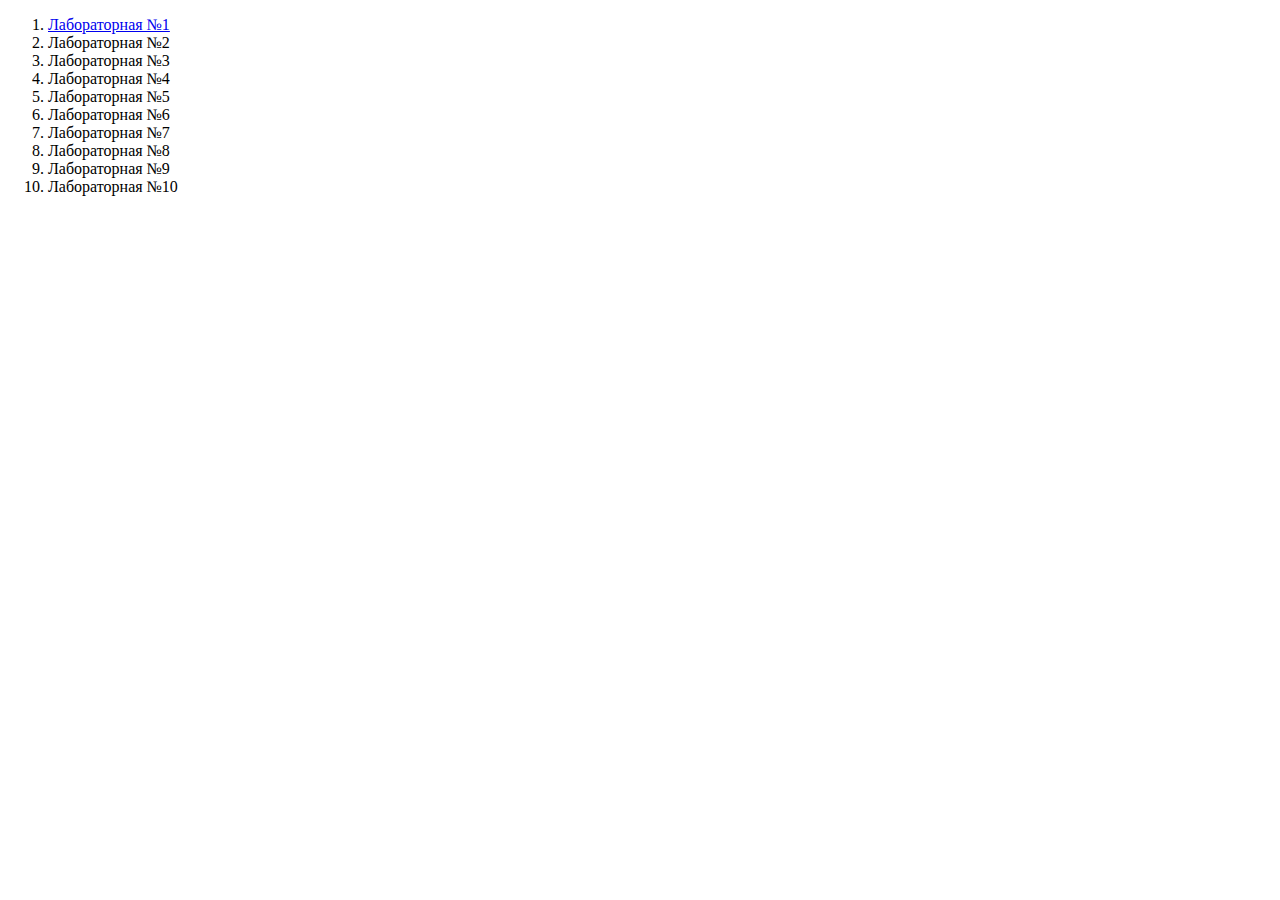
<file: index.html>
<!DOCTYPE html>
<html lang="en">
<head>
    <meta charset="UTF-8">
    <meta name="viewport" content="width=device-width, initial-scale=1.0">
    <title>Анненкова Дарья гр. 241-371</title>
</head>
<body>
    <ol>
        <li><a href="lab1/index.html">Лабораторная №1</a></li>
        <li>Лабораторная №2</li>
        <li>Лабораторная №3</li>
        <li>Лабораторная №4</li>
        <li>Лабораторная №5</li>
        <li>Лабораторная №6</li>
        <li>Лабораторная №7</li>
        <li>Лабораторная №8</li>
        <li>Лабораторная №9</li>
        <li>Лабораторная №10</li>
    </ol>
</body>
</html>
</file>
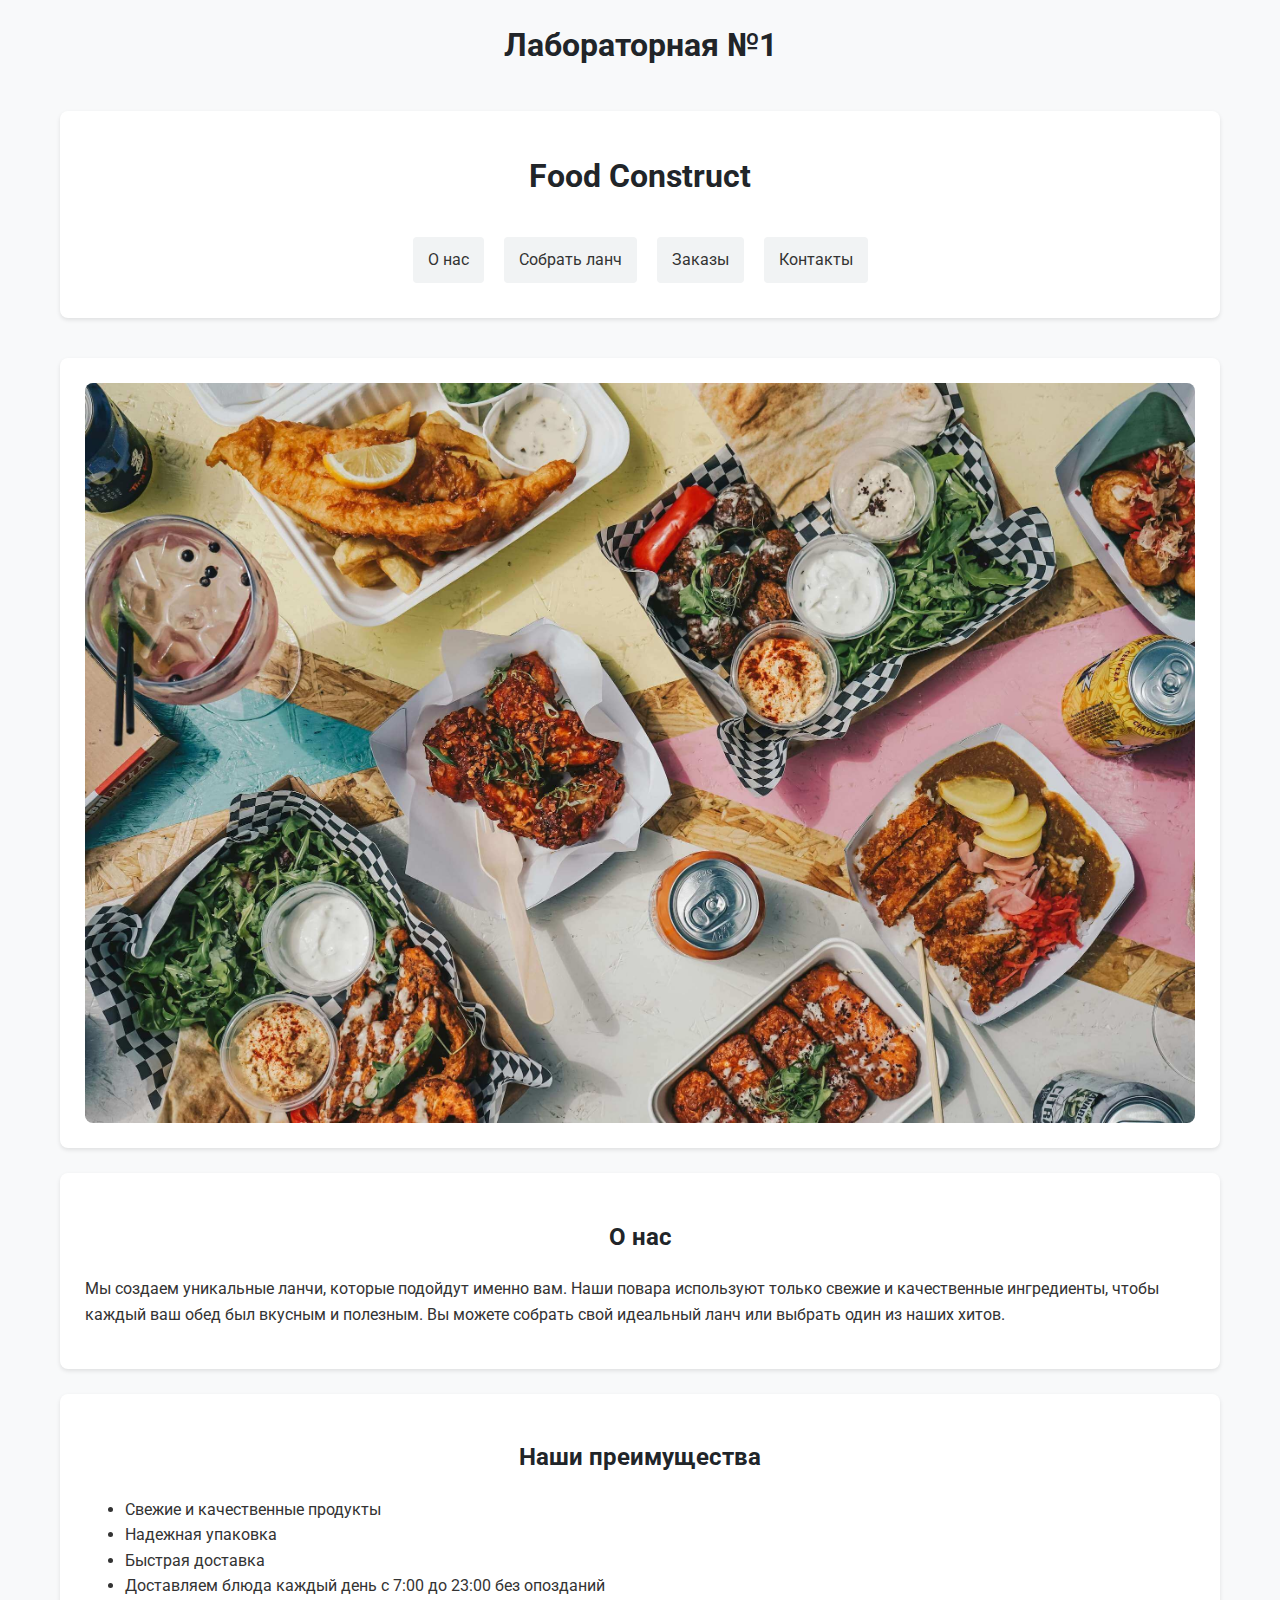
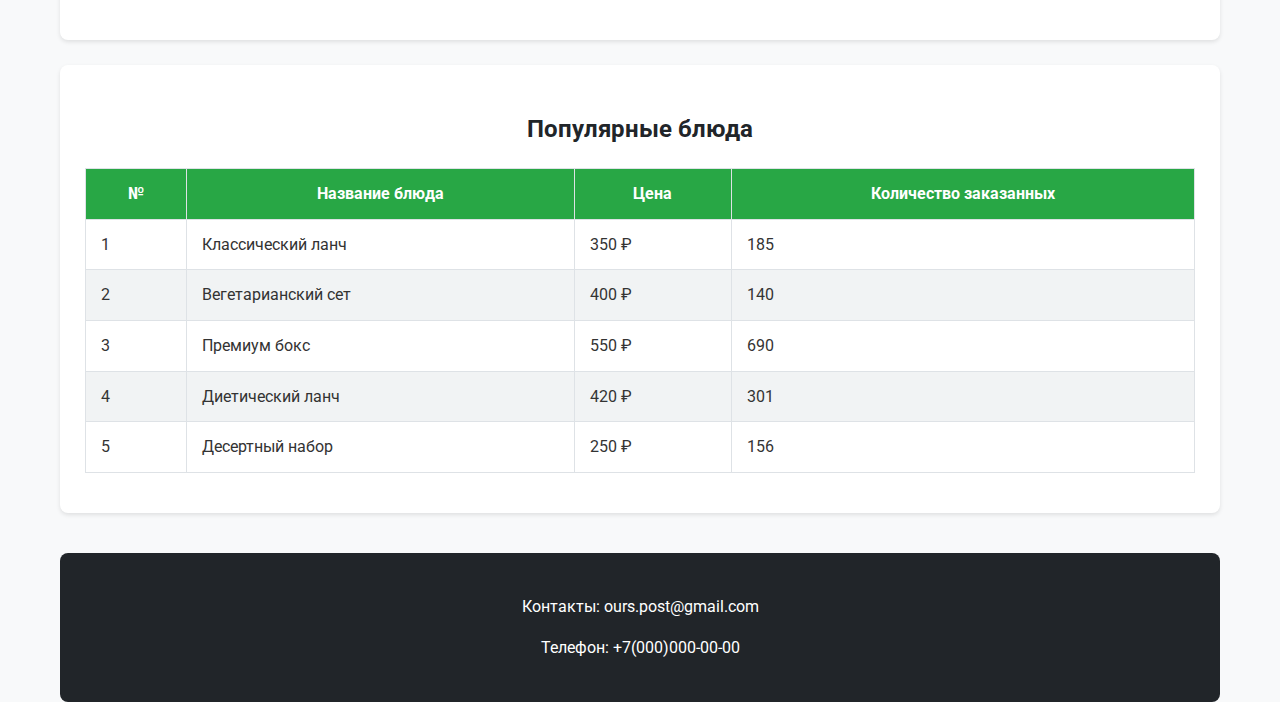
<file: lab1/index.html>
<!DOCTYPE html>
<html lang="en">
<head>
    <meta charset="UTF-8">
    <meta name="viewport" content="width=device-width, initial-scale=1.0">
    <title>Лабораторная №1</title>
    <link href="https://fonts.googleapis.com/css2?family=Roboto:wght@400;700&display=swap" rel="stylesheet">
    <link rel="stylesheet" href="css.css">
</head>
<body>
   <div class="container">
        <h1>Лабораторная №1</h1>
        <header>
            <h1>Food Construct</h1>
            <nav>
                <a href="#">О нас</a>
                <a href="#">Собрать ланч</a>
                <a href="#">Заказы</a>
                <a href="#contacts">Контакты</a>
            </nav>
        </header>

        <main>
            <section class="image-section">
                <img src="images/lunch.jpg" alt="Фото блюд">
            </section>

            <section class="about-section">
                <h2>О нас</h2>
                <p>
                    Мы создаем уникальные ланчи, которые подойдут именно вам. Наши повара используют только свежие и качественные ингредиенты, чтобы каждый ваш обед был вкусным и полезным. Вы можете собрать свой идеальный ланч или выбрать один из наших хитов.
                </p>
            </section>

            <section class="advantages-section">
                <h2>Наши преимущества</h2>
                <ul>
                    <li>Свежие и качественные продукты</li>
                    <li>Надежная упаковка</li>
                    <li>Быстрая доставка</li>
                    <li>Доставляем блюда каждый день с 7:00 до 23:00 без опозданий</li>
                </ul>
            </section>

            <section class="dishes-section">
                <h2>Популярные блюда</h2>
                <div class="table-container">
                    <table>
                        <thead>
                            <tr>
                                <th>№</th>
                                <th>Название блюда</th>
                                <th>Цена</th>
                                <th>Количество заказанных</th>
                            </tr>
                        </thead>
                        <tbody>
                            <tr>
                                <td>1</td>
                                <td>Классический ланч</td>
                                <td>350 ₽</td>
                                <td>185</td>
                            </tr>
                            <tr>
                                <td>2</td>
                                <td>Вегетарианский сет</td>
                                <td>400 ₽</td>
                                <td>140</td>
                            </tr>
                            <tr>
                                <td>3</td>
                                <td>Премиум бокс</td>
                                <td>550 ₽</td>
                                <td>690</td>
                            </tr>
                            <tr>
                                <td>4</td>
                                <td>Диетический ланч</td>
                                <td>420 ₽</td>
                                <td>301</td>
                            </tr>
                            <tr>
                                <td>5</td>
                                <td>Десертный набор</td>
                                <td>250 ₽</td>
                                <td>156</td>
                            </tr>
                        </tbody>
                    </table>
                </div>
            </section>
        </main>

        <footer id="contacts">
            <p>Контакты: <a href="mailto:ours.post@gmail.com">ours.post@gmail.com</a></p>
            <p>Телефон: <a href="tel:+7(000)000-00-00">+7(000)000-00-00</a></p>
        </footer>
    </div>
</body>
</html>
</file>
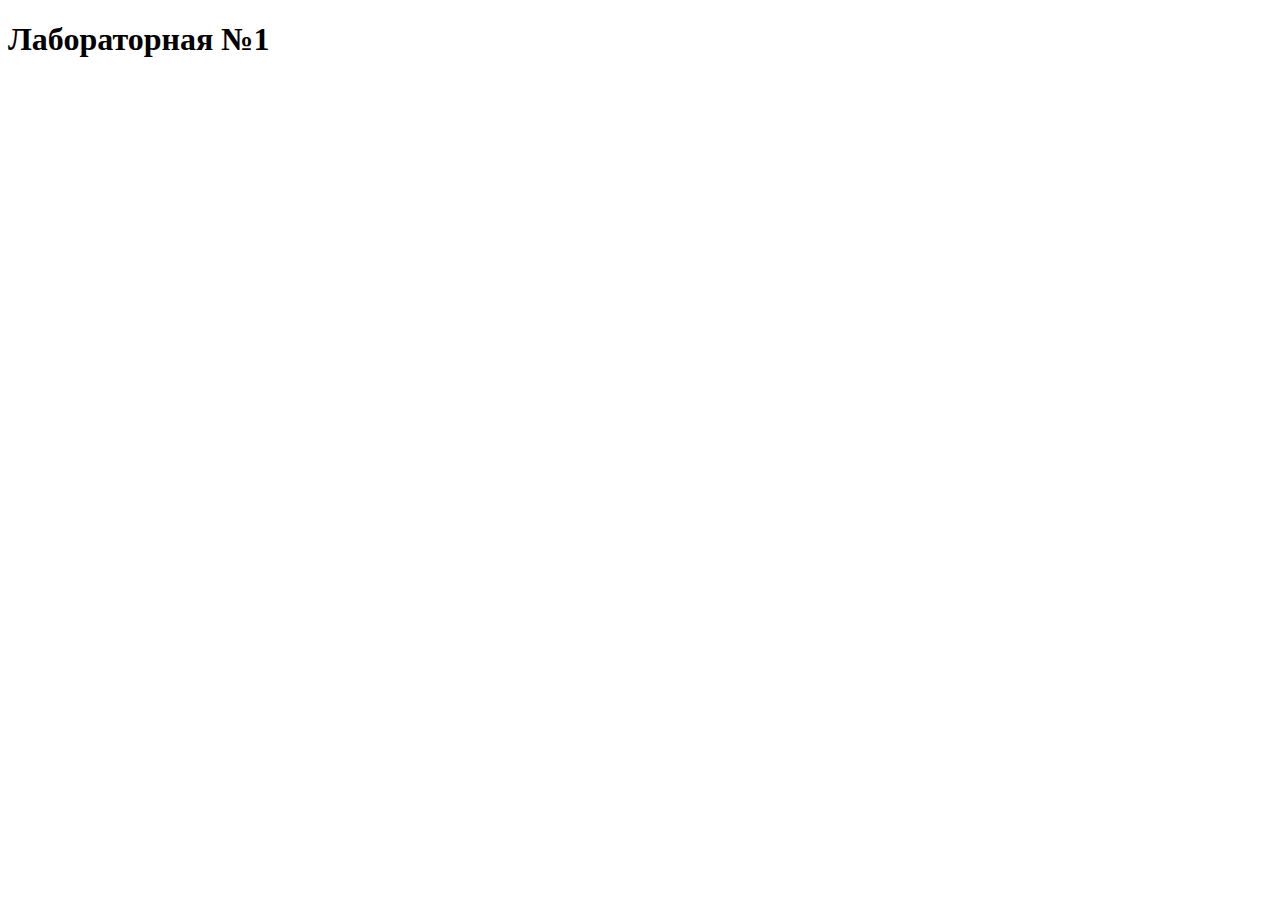
<file: aboutme/lab1/index.html>
<!DOCTYPE html>
<html lang="en">
<head>
    <meta charset="UTF-8">
    <meta name="viewport" content="width=device-width, initial-scale=1.0">
    <title>Лабораторная №1</title>
</head>
<body>
    <h1>Лабораторная №1</h1>
    
</body>
</html>
</file>
<file: lab1/css.css>
* {
    box-sizing: border-box;
}

html {
    scroll-behavior: smooth;
}


:root {
    --primary-color: #28a745; 
    --text-color: #333;
    --bg-color: #f8f9fa;
    --white: #ffffff;
    --dark: #212529;
    --light-gray: #f1f3f4;
    --border-color: #dee2e6;
}

/* Основные стили */
body {
    font-family: 'Roboto', sans-serif;
    margin: 0;
    padding: 0;
    line-height: 1.6;
    color: var(--text-color);
    background-color: var(--bg-color);
}

/* Контейнер для основной части страницы, позволяет задать всем одинаковую высоту ширину и тд, флекс под адаптацию размера*/
.container {
    max-width: 1200px;
    margin: 0 auto;
    padding: 0 20px;
    min-height: 100vh;
    display: flex;
    flex-direction: column;
}

/* Заголовки */
h1, h2 {
    color: var(--dark);
    text-align: center;
}

h1:first-child {
    margin: 20px 0;
}

/* Шапка */
header {
    background-color: var(--white);
    padding: 20px;
    margin: 20px 0;
    border-radius: 8px;
    box-shadow: 0 2px 4px rgba(0,0,0,0.1);
    text-align: center;
}

/* Навигация */
nav {
    display: flex;
    justify-content: center;
    gap: 20px;
    flex-wrap: wrap;
    padding: 15px 0;
}

nav a {
    text-decoration: none;
    color: var(--text-color);
    padding: 10px 15px;
    border-radius: 4px;
    transition: all 0.3s ease;
    background-color: var(--light-gray);
}

nav a:hover {
    color: var(--white);
    background-color: var(--primary-color);
}

/* Основное содержимое */
main {
    flex: 1;
    display: flex;
    flex-direction: column;
    gap: 25px;
    padding: 20px 0;
}

/* Секции */
section {
    background-color: var(--white);
    padding: 25px;
    border-radius: 8px;
    box-shadow: 0 2px 4px rgba(0,0,0,0.1);
}

/* Изображение */
img {
    max-width: 100%;
    height: auto;
    border-radius: 8px;
    margin: 0 auto;
    display: block;
}

/* Таблица */
.table-container {
    overflow-x: auto;
    margin: 15px 0;
}

table {
    width: 100%;
    border-collapse: collapse;
    min-width: 500px;
}

th, td {
    border: 1px solid var(--border-color);
    padding: 12px 15px;
    text-align: left;
}

th {
    background-color: var(--primary-color);
    color: var(--white);
    text-align: center;
}

tr:nth-child(even) td {
    background-color: var(--light-gray);
}

/* Футер */
footer {
    background-color: var(--dark);
    color: var(--white);
    padding: 25px;
    text-align: center;
    margin: 20px 0 0 0;
    border-radius: 8px;
}

footer a {
    color: var(--white);
    text-decoration: none;
}

footer a:hover {
    color: var(--primary-color);
}

/* Адаптивность и медиа-запрос для планшетов и мобильных устройств,
 применяет стили только когда ширина экрана 768 пикселей или меньше*/
@media (max-width: 768px) {
    .container {
        padding: 0 15px;
    }
    
    nav {
        gap: 10px;
    }
    
    nav a {
        font-size: 14px;
        padding: 8px 12px;
    }
    
    section {
        padding: 20px;
    }
}

@media (max-width: 480px) {
    nav {
        flex-direction: column;
        align-items: center;
        gap: 8px;
    }
    
    nav a {
        width: 90%;
        text-align: center;
        font-size: 13px;
    }
    
    section {
        padding: 15px;
    }
}
</file>
